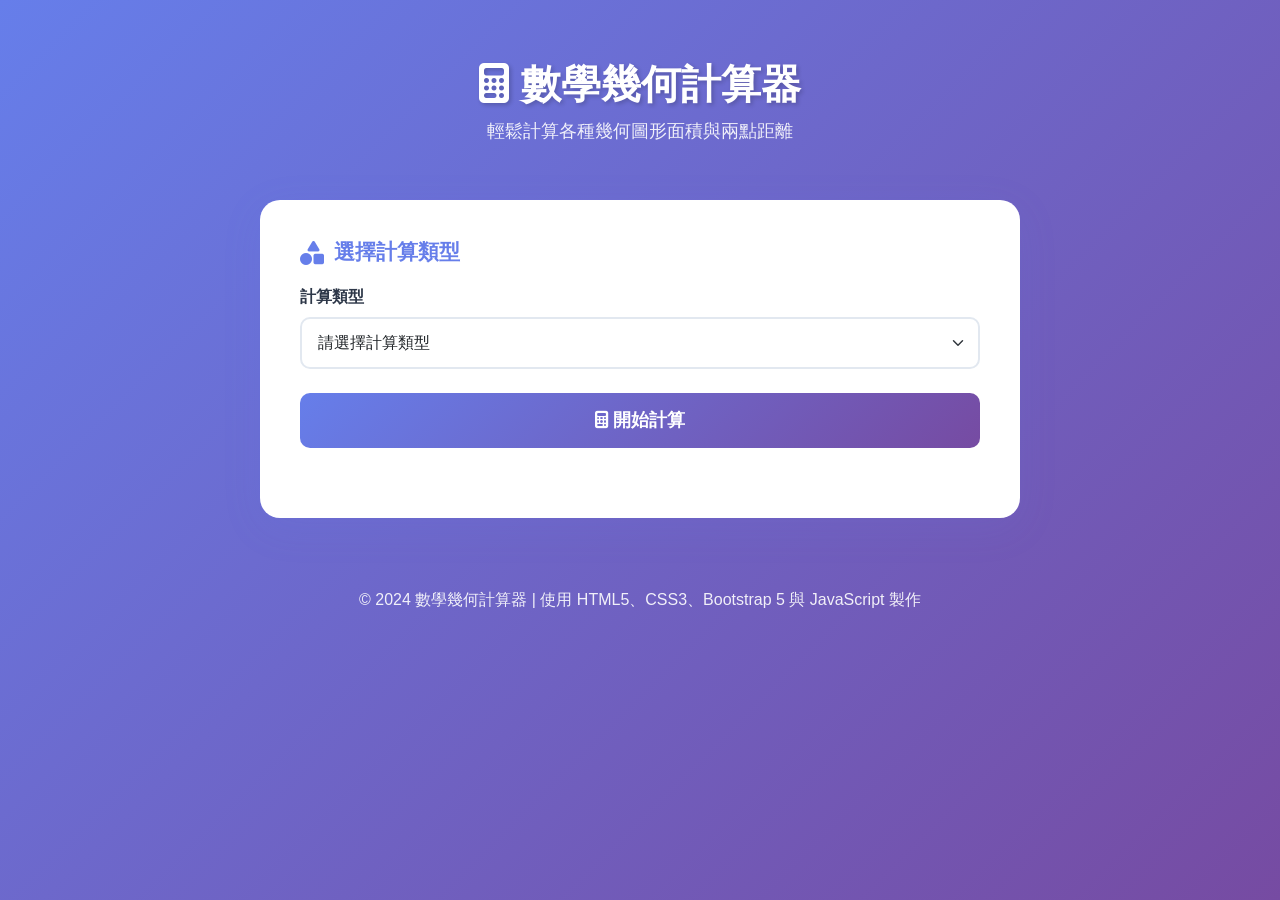
<file: 114_web_midterm_project/index.html>
<!DOCTYPE html>
<html lang="zh-TW">
<head>
    <meta charset="UTF-8">
    <meta name="viewport" content="width=device-width, initial-scale=1.0">
    <title>數學幾何計算器 | 面積與距離計算工具</title>
    <link href="https://cdnjs.cloudflare.com/ajax/libs/bootstrap/5.3.2/css/bootstrap.min.css" rel="stylesheet">
    <link href="https://cdnjs.cloudflare.com/ajax/libs/font-awesome/6.4.0/css/all.min.css" rel="stylesheet">
    <link href="style.css" rel="stylesheet">
</head>
<body>
    <header>
        <h1><i class="fas fa-calculator"></i> 數學幾何計算器</h1>
        <p>輕鬆計算各種幾何圖形面積與兩點距離</p>
    </header>

    <main>
        <article class="calculator-card">
            <section class="form-section">
                <h2 class="section-title">
                    <i class="fas fa-shapes"></i>
                    選擇計算類型
                </h2>
                
                <div class="mb-4">
                    <label for="calculationType" class="form-label">計算類型</label>
                    <select id="calculationType" class="form-select" required>
                        <option value="">請選擇計算類型</option>
                        <option value="equilateral">正三角形面積</option>
                        <option value="triangle">一般三角形面積</option>
                        <option value="rectangle">長方形面積</option>
                        <option value="ellipse">橢圓形面積</option>
                        <option value="polygon">正多邊形面積</option>
                        <option value="distance">兩點距離</option>
                    </select>
                </div>

                <!-- 正三角形輸入 -->
                <div id="equilateralInputs" class="dynamic-inputs">
                    <label for="equilateralSide" class="form-label">邊長</label>
                    <div class="input-group mb-3">
                        <input type="number" class="form-control" id="equilateralSide" 
                               placeholder="請輸入邊長" min="0.01" step="0.01" required>
                        <span class="input-group-text">單位</span>
                    </div>
                    <div class="formula-display">
                        公式: 面積 = (√3 / 4) × 邊長²
                    </div>
                </div>

                <!-- 一般三角形輸入 -->
                <div id="triangleInputs" class="dynamic-inputs">
                    <label for="triangleBase" class="form-label">底邊</label>
                    <div class="input-group mb-3">
                        <input type="number" class="form-control" id="triangleBase" 
                               placeholder="請輸入底邊長度" min="0.01" step="0.01" required>
                        <span class="input-group-text">單位</span>
                    </div>
                    
                    <label for="triangleHeight" class="form-label">高</label>
                    <div class="input-group mb-3">
                        <input type="number" class="form-control" id="triangleHeight" 
                               placeholder="請輸入高度" min="0.01" step="0.01" required>
                        <span class="input-group-text">單位</span>
                    </div>
                    <div class="formula-display">
                        公式: 面積 = (底 × 高) / 2
                    </div>
                </div>

                <!-- 長方形輸入 -->
                <div id="rectangleInputs" class="dynamic-inputs">
                    <label for="rectangleLength" class="form-label">長</label>
                    <div class="input-group mb-3">
                        <input type="number" class="form-control" id="rectangleLength" 
                               placeholder="請輸入長度" min="0.01" step="0.01" required>
                        <span class="input-group-text">單位</span>
                    </div>
                    
                    <label for="rectangleWidth" class="form-label">寬</label>
                    <div class="input-group mb-3">
                        <input type="number" class="form-control" id="rectangleWidth" 
                               placeholder="請輸入寬度" min="0.01" step="0.01" required>
                        <span class="input-group-text">單位</span>
                    </div>
                    <div class="formula-display">
                        公式: 面積 = 長 × 寬
                    </div>
                </div>

                <!-- 橢圓形輸入 -->
                <div id="ellipseInputs" class="dynamic-inputs">
                    <label for="ellipseMajor" class="form-label">長軸半徑 (a)</label>
                    <div class="input-group mb-3">
                        <input type="number" class="form-control" id="ellipseMajor" 
                               placeholder="請輸入長軸半徑" min="0.01" step="0.01" required>
                        <span class="input-group-text">單位</span>
                    </div>
                    
                    <label for="ellipseMinor" class="form-label">短軸半徑 (b)</label>
                    <div class="input-group mb-3">
                        <input type="number" class="form-control" id="ellipseMinor" 
                               placeholder="請輸入短軸半徑" min="0.01" step="0.01" required>
                        <span class="input-group-text">單位</span>
                    </div>
                    <div class="formula-display">
                        公式: 面積 = π × a × b
                    </div>
                </div>

                <!-- 正多邊形輸入 -->
                <div id="polygonInputs" class="dynamic-inputs">
                    <label for="polygonSides" class="form-label">邊數</label>
                    <div class="input-group mb-3">
                        <input type="number" class="form-control" id="polygonSides" 
                               placeholder="請輸入邊數" min="3" step="1" required>
                        <span class="input-group-text">邊</span>
                    </div>
                    
                    <label for="polygonSide" class="form-label">邊長</label>
                    <div class="input-group mb-3">
                        <input type="number" class="form-control" id="polygonSide" 
                               placeholder="請輸入邊長" min="0.01" step="0.01" required>
                        <span class="input-group-text">單位</span>
                    </div>
                    <div class="formula-display">
                        公式: 面積 = (n × s² × cot(π/n)) / 4
                    </div>
                </div>

                <!-- 兩點距離輸入 -->
                <div id="distanceInputs" class="dynamic-inputs">
                    <label class="form-label">第一個點 (x₁, y₁)</label>
                    <div class="row mb-3">
                        <div class="col">
                            <input type="number" class="form-control" id="x1" 
                                   placeholder="x₁" step="0.01" required>
                        </div>
                        <div class="col">
                            <input type="number" class="form-control" id="y1" 
                                   placeholder="y₁" step="0.01" required>
                        </div>
                    </div>
                    
                    <label class="form-label">第二個點 (x₂, y₂)</label>
                    <div class="row mb-3">
                        <div class="col">
                            <input type="number" class="form-control" id="x2" 
                                   placeholder="x₂" step="0.01" required>
                        </div>
                        <div class="col">
                            <input type="number" class="form-control" id="y2" 
                                   placeholder="y₂" step="0.01" required>
                        </div>
                    </div>
                    <div class="formula-display">
                        公式: 距離 = √[(x₂-x₁)² + (y₂-y₁)²]
                    </div>
                </div>

                <div class="error-message" id="errorMessage"></div>

                <button type="button" class="btn-calculate" id="calculateBtn">
                    <i class="fas fa-calculator"></i> 開始計算
                </button>
            </section>

            <aside id="resultCard" class="result-card">
                <h3 class="result-title">
                    <i class="fas fa-check-circle"></i>
                    計算結果
                </h3>
                <div class="result-value" id="resultValue">0</div>
                <div class="result-unit" id="resultUnit"></div>
            </aside>
        </article>
    </main>

    <footer>
        <p>&copy; 2024 數學幾何計算器 | 使用 HTML5、CSS3、Bootstrap 5 與 JavaScript 製作</p>
    </footer>

    <script src="https://cdnjs.cloudflare.com/ajax/libs/bootstrap/5.3.2/js/bootstrap.bundle.min.js"></script>
    <script src="script.js"></script>
</body>
</html>
</file>
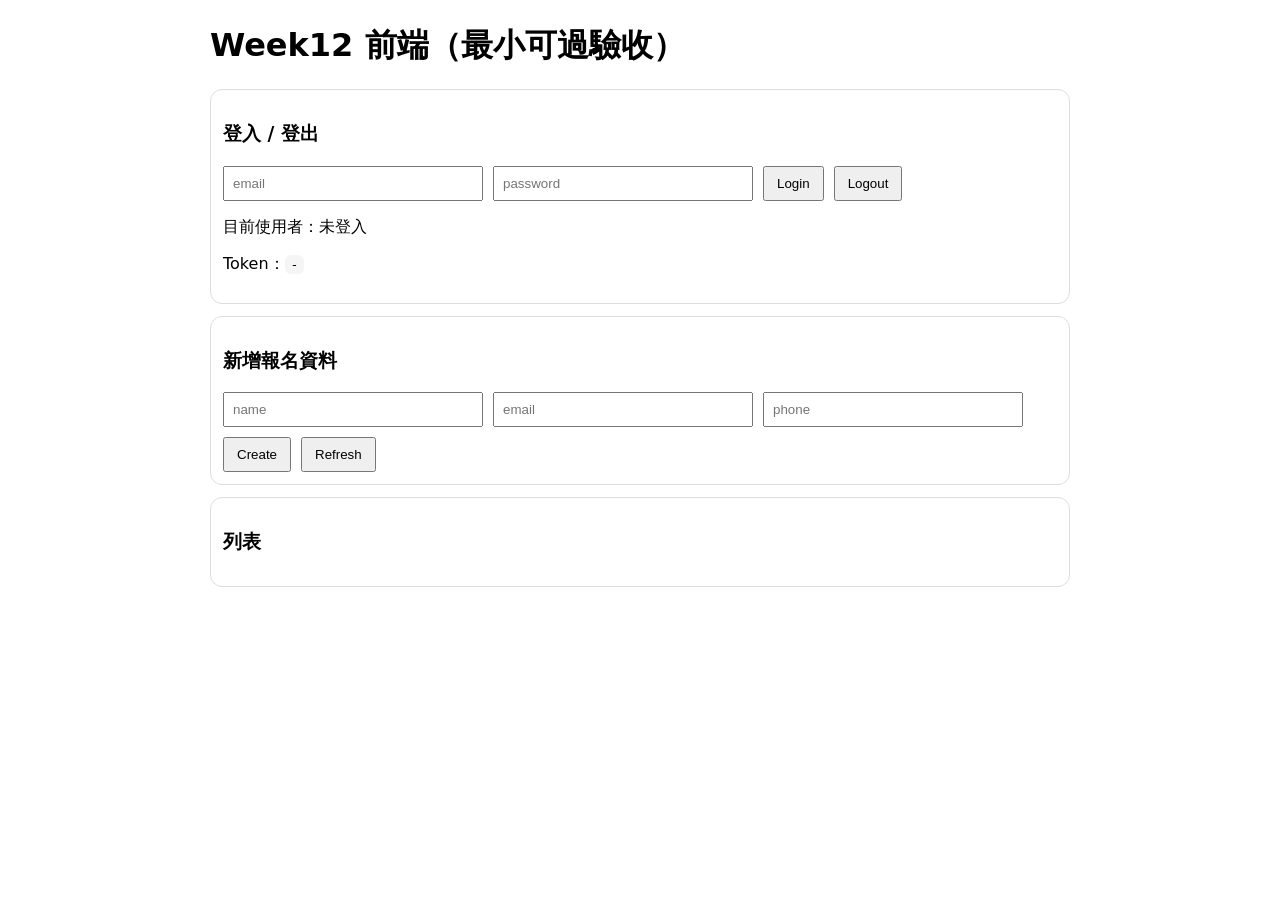
<file: Week12/client/index.html>
<!doctype html>
<html lang="zh-Hant">
<head>
  <meta charset="utf-8" />
  <meta name="viewport" content="width=device-width,initial-scale=1" />
  <title>Week12 Client</title>
  <style>
    body { font-family: system-ui, -apple-system, Segoe UI, Roboto, sans-serif; max-width: 860px; margin: 24px auto; padding: 0 12px; }
    .card { border:1px solid #ddd; border-radius:12px; padding:12px; margin:12px 0; }
    .row { display:flex; gap:10px; flex-wrap:wrap; align-items:center; }
    input { padding:8px; width: 240px; }
    button { padding:8px 12px; cursor:pointer; }
    code { background:#f5f5f5; padding:2px 6px; border-radius:6px; }
    ul { padding-left: 18px; }
    li { margin: 6px 0; }
  </style>
</head>
<body>
  <h1>Week12 前端（最小可過驗收）</h1>

  <div class="card">
    <h3>登入 / 登出</h3>
    <div class="row">
      <input id="loginEmail" placeholder="email" />
      <input id="loginPassword" placeholder="password" type="password" />
      <button id="btnLogin">Login</button>
      <button id="btnLogout">Logout</button>
    </div>
    <p>目前使用者：<span id="me">未登入</span></p>
    <p>Token：<code id="tokenPreview">-</code></p>
  </div>

  <div class="card">
    <h3>新增報名資料</h3>
    <div class="row">
      <input id="name" placeholder="name" />
      <input id="email" placeholder="email" />
      <input id="phone" placeholder="phone" />
      <button id="btnCreate">Create</button>
      <button id="btnRefresh">Refresh</button>
    </div>
  </div>

  <div class="card">
    <h3>列表</h3>
    <ul id="list"></ul>
  </div>

  <script src="./main.js"></script>
</body>
</html>
</file>
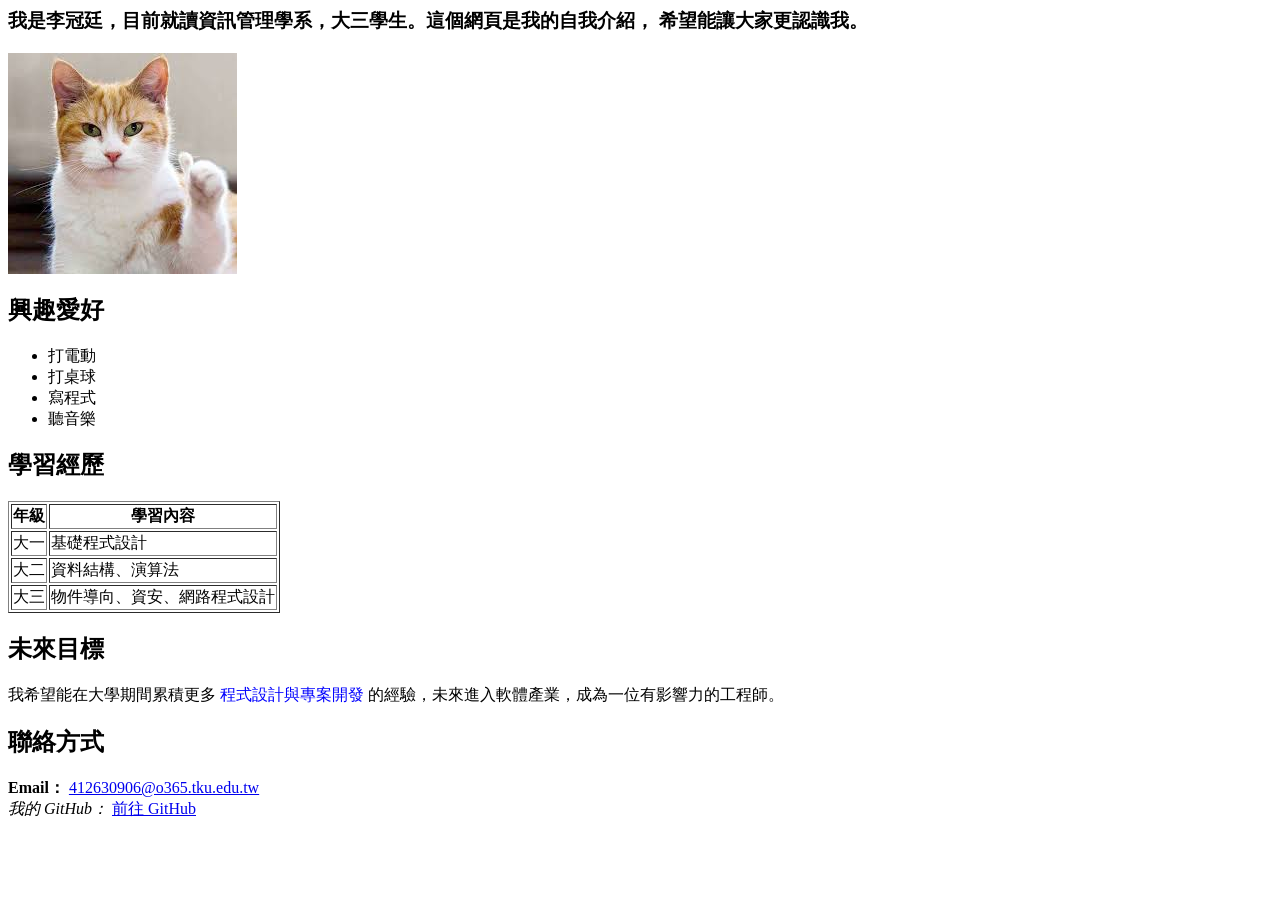
<file: aboutme.html>
<html>
  <head>
    <title>自我介紹</title>
    <meta charset="UTF-8">
    <meta name="viewport" content="width=device-width, initial-scale=1.0">
  </head>
  <body>
    <h3>我是李冠廷，目前就讀資訊管理學系，大三學生。這個網頁是我的自我介紹，
      希望能讓大家更認識我。</h3>

    <img src="images.jpg" alt="範例圖片">
    
    <h2>興趣愛好</h2>
    <ul>
      <li>打電動</li>
      <li>打桌球</li>
      <li>寫程式</li>
      <li>聽音樂</li>
    </ul>
    
    <h2>學習經歷</h2>
    <table border="1">
      <tr>
        <th>年級</th>
        <th>學習內容</th>
      </tr>
      <tr>
        <td>大一</td>
        <td>基礎程式設計</td>
      </tr>
      <tr>
        <td>大二</td>
        <td>資料結構、演算法</td>
      </tr>
      <tr>
        <td>大三</td>
        <td>物件導向、資安、網路程式設計</td>
      </tr>
    </table>

    <div>
      <h2>未來目標</h2>
      <p>
        我希望能在大學期間累積更多
        <span style="color:blue;">程式設計與專案開發</span>
        的經驗，未來進入軟體產業，成為一位有影響力的工程師。
      </p>
    </div>

    <h2>聯絡方式</h2>
    <p>
      <strong>Email：</strong>
      <a href="mailto:412630906@o365.tku.edu.tw">412630906@o365.tku.edu.tw</a><br>
      <em>我的 GitHub：</em>
      <a href="https://github.com/412630906/114_tkuim_web">前往 GitHub</a>
    </p>
  </body>
</html>
</file>
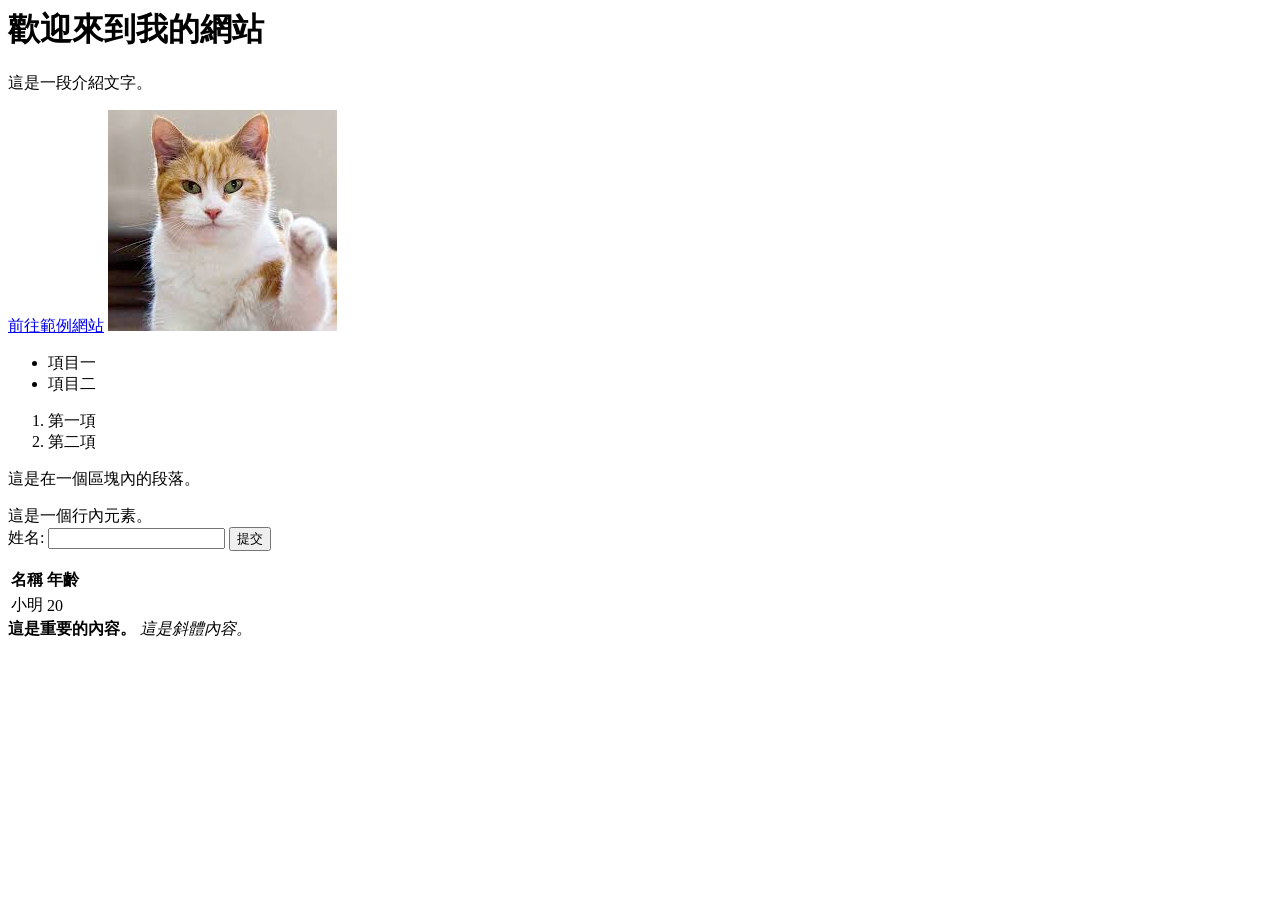
<file: example.html>
<html>
  <head>
    <title>範例頁面</title>
    <meta charset="UTF-8">
    <meta name="viewport" content="width=device-width, initial-scale=1.0">
  </head>
  <body>
    <h1>歡迎來到我的網站</h1>
    <p>這是一段介紹文字。</p>
    <a href="https://www.example.com">前往範例網站</a>
    <img src="images.jpg" alt="範例圖片">
    <ul>
      <li>項目一</li>
      <li>項目二</li>
    </ul>
    <ol>
      <li>第一項</li>
      <li>第二項</li>
    </ol>
    <div>
      <p>這是在一個區塊內的段落。</p>
    </div>
    <span>這是一個行內元素。</span>
    <form action="/submit" method="post">
      <label for="name">姓名:</label>
      <input type="text" id="name" name="name">
      <input type="submit" value="提交">
    </form>
    <table>
      <tr>
        <th>名稱</th>
        <th>年齡</th>
      </tr>
      <tr>
        <td>小明</td>
        <td>20</td>
      </tr>
    </table>
    <strong>這是重要的內容。</strong>
    <em>這是斜體內容。</em>
  </body>
</html>
</file>
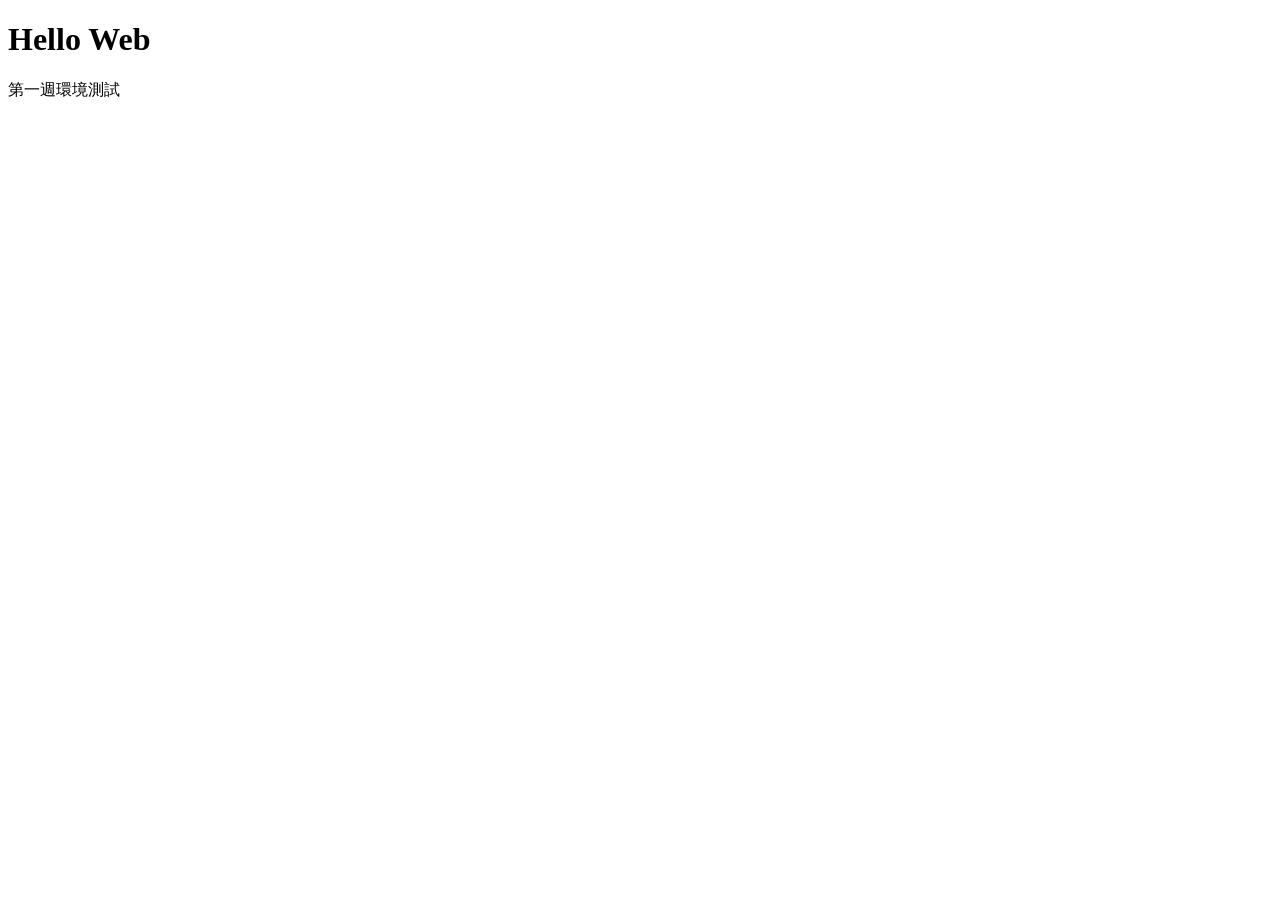
<file: test.html>
<!DOCTYPE html>
<html lang="zh-Hant">
<head>
  <meta charset="UTF-8" />
  <meta name="viewport" content="width=device-width, initial-scale=1.0" />
  <title>Week 1</title>
</head>
<body>
  <h1>Hello Web</h1>
  <p>第一週環境測試</p>
</body>
</html>
</file>
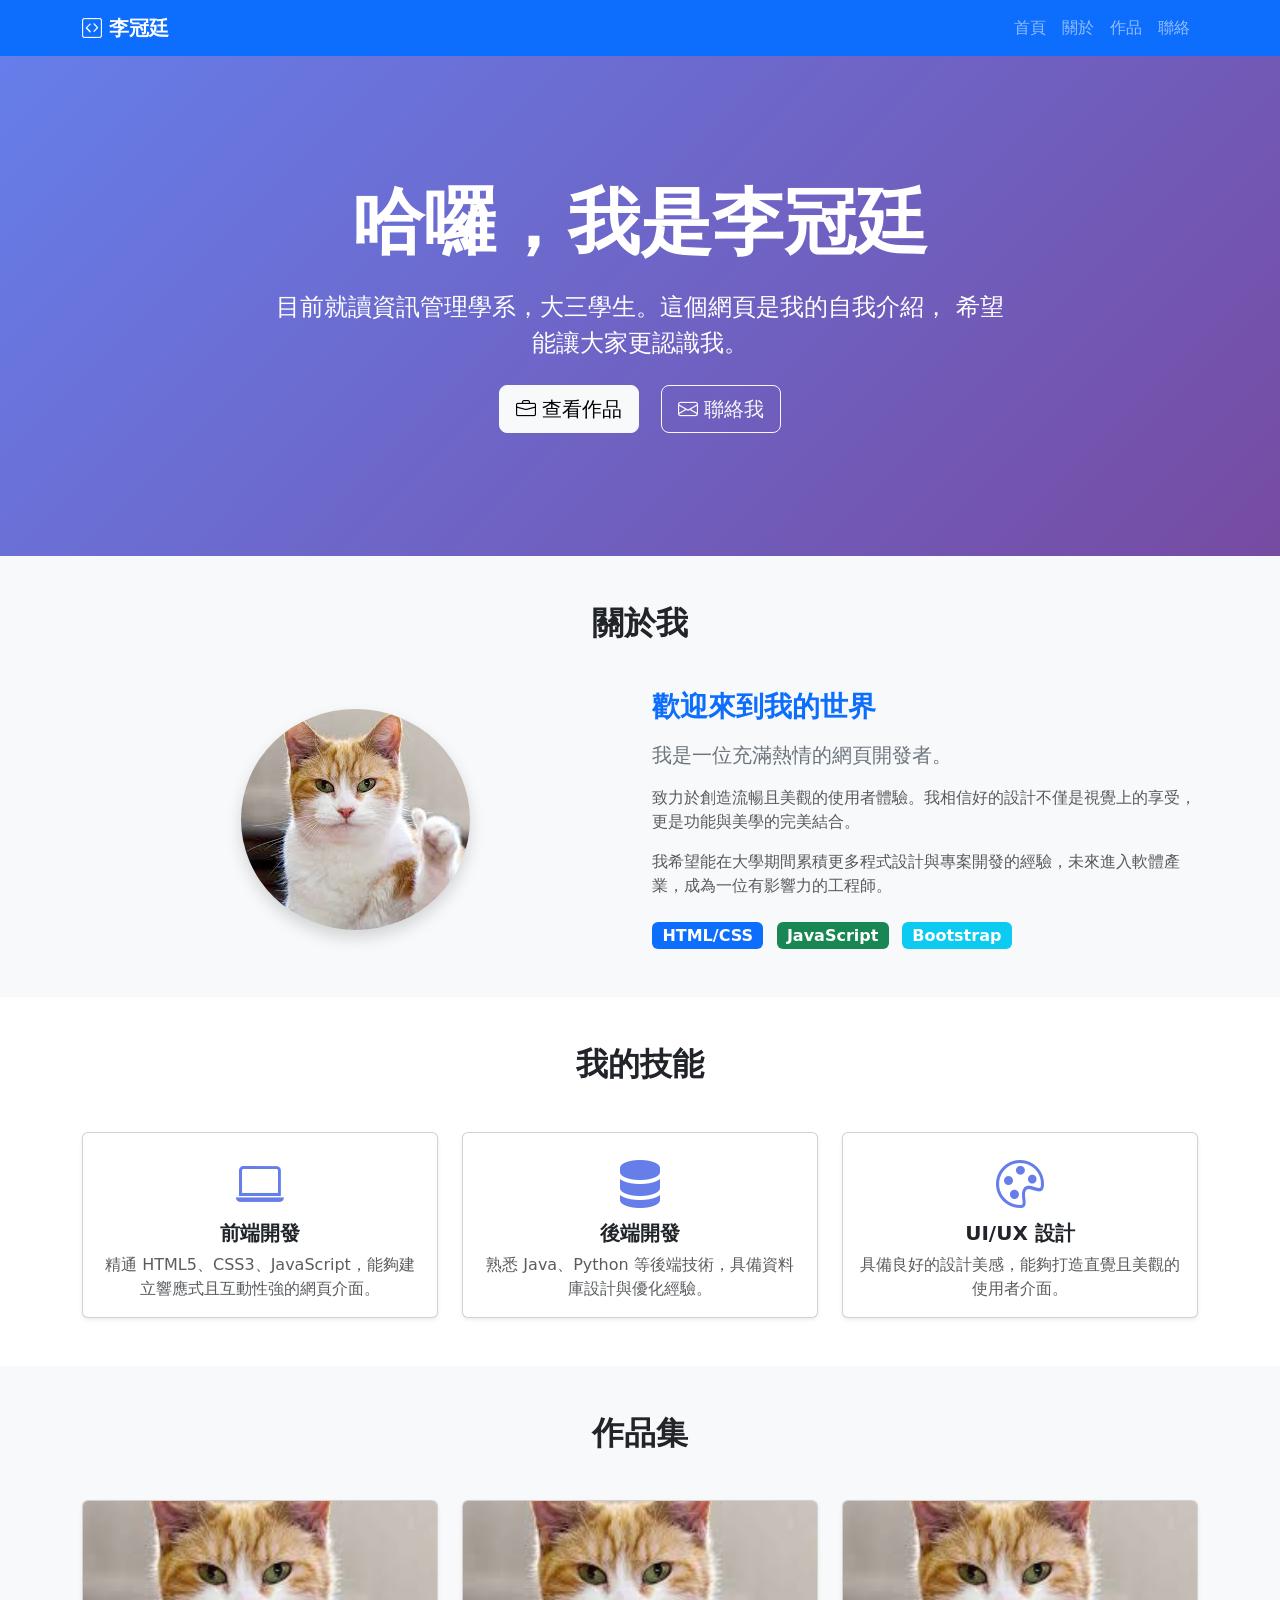
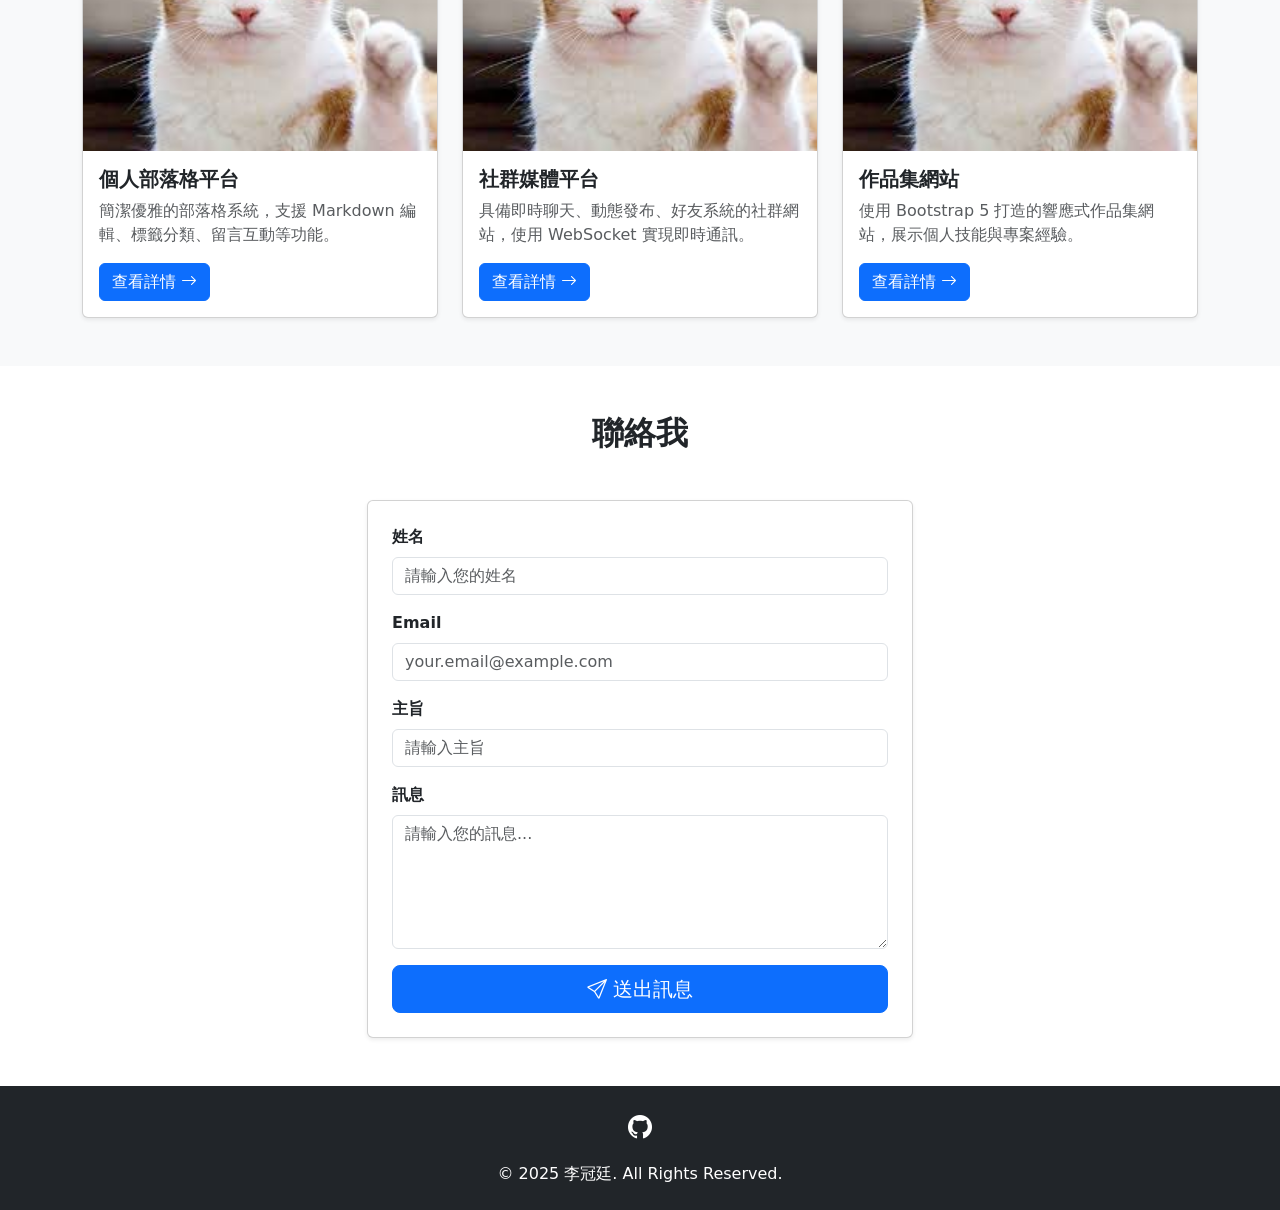
<file: 1013/portfolio.html>
<!DOCTYPE html>
<html lang="zh-Hant">
<head>
  <meta charset="UTF-8">
  <meta name="viewport" content="width=device-width, initial-scale=1.0">
  <title>李冠廷</title>
  
  <!-- Bootstrap CSS -->
  <link href="https://cdn.jsdelivr.net/npm/bootstrap@5.3.0/dist/css/bootstrap.min.css" rel="stylesheet">
  
  <!-- Bootstrap Icons -->
  <link rel="stylesheet" href="https://cdn.jsdelivr.net/npm/bootstrap-icons@1.11.1/font/bootstrap-icons.css">
  
  <!-- 自訂 CSS -->
  <style>
    html {
      scroll-behavior: smooth;
    }
    
    .hero-section {
      background: linear-gradient(135deg, #667eea 0%, #764ba2 100%);
      color: white;
      min-height: 500px;
      display: flex;
      align-items: center;
    }
    
    .skill-icon {
      font-size: 3rem;
      color: #667eea;
    }
    
    .portfolio-img {
      height: 250px;
      object-fit: cover;
    }
    
    .social-icon {
      font-size: 1.5rem;
      margin: 0 10px;
      color: white;
      transition: color 0.3s;
    }
    
    .social-icon:hover {
      color: #667eea;
    }
  </style>
</head>
<body>
  <!-- 1. 導航列 -->
  <nav class="navbar navbar-expand-lg navbar-dark bg-primary sticky-top">
    <div class="container">
      <a class="navbar-brand fw-bold" href="#home">
        <i class="bi bi-code-square"></i> 李冠廷
      </a>
      <button class="navbar-toggler" type="button" data-bs-toggle="collapse" data-bs-target="#navbarNav">
        <span class="navbar-toggler-icon"></span>
      </button>
      <div class="collapse navbar-collapse" id="navbarNav">
        <ul class="navbar-nav ms-auto">
          <li class="nav-item"><a class="nav-link" href="#home">首頁</a></li>
          <li class="nav-item"><a class="nav-link" href="#about">關於</a></li>
          <li class="nav-item"><a class="nav-link" href="#portfolio">作品</a></li>
          <li class="nav-item"><a class="nav-link" href="#contact">聯絡</a></li>
        </ul>
      </div>
    </div>
  </nav>

  <!-- 2. Hero Section -->
  <section id="home" class="hero-section py-5">
    <div class="container">
      <div class="row align-items-center">
        <div class="col-lg-8 mx-auto text-center">
          <h1 class="display-2 fw-bold mb-4">哈囉，我是李冠廷</h1>
          <p class="lead fs-4 mb-4">目前就讀資訊管理學系，大三學生。這個網頁是我的自我介紹，
      希望能讓大家更認識我。</p>
          <div>
            <a href="#portfolio" class="btn btn-light btn-lg me-3">
              <i class="bi bi-briefcase"></i> 查看作品
            </a>
            <a href="#contact" class="btn btn-outline-light btn-lg">
              <i class="bi bi-envelope"></i> 聯絡我
            </a>
          </div>
        </div>
      </div>
    </div>
  </section>

  <!-- 3. 關於我 -->
  <section id="about" class="py-5 bg-light">
    <div class="container">
      <h2 class="text-center mb-5 fw-bold">關於我</h2>
      <div class="row align-items-center">
        <div class="col-md-6 text-center mb-4 mb-md-0">
          <img src="images.jpg" class="img-fluid rounded-circle shadow" alt="個人照片" style="max-width: 300px;">
        </div>
        <div class="col-md-6">
          <h3 class="fw-bold text-primary mb-3">歡迎來到我的世界</h3>
          <p class="fs-5 text-secondary"><p class="fs-5 text-secondary">我是一位充滿熱情的網頁開發者。</p>
          <p class="text-muted">致力於創造流暢且美觀的使用者體驗。我相信好的設計不僅是視覺上的享受，更是功能與美學的完美結合。</p>
          <p class="text-muted">我希望能在大學期間累積更多程式設計與專案開發的經驗，未來進入軟體產業，成為一位有影響力的工程師。</p>
          <div class="mt-4">
            <span class="badge bg-primary me-2 fs-6">HTML/CSS</span>
            <span class="badge bg-success me-2 fs-6">JavaScript</span>
            <span class="badge bg-info me-2 fs-6">Bootstrap</span>
          </div>
        </div>
      </div>
    </div>
  </section>

  <!-- 4. 技能展示 -->
  <section id="skills" class="py-5">
    <div class="container">
      <h2 class="text-center mb-5 fw-bold">我的技能</h2>
      <div class="row g-4">
        <div class="col-md-4">
          <div class="card h-100 text-center shadow-sm">
            <div class="card-body">
              <i class="bi bi-laptop skill-icon mb-3"></i>
              <h5 class="card-title fw-bold">前端開發</h5>
              <p class="card-text text-muted">精通 HTML5、CSS3、JavaScript，能夠建立響應式且互動性強的網頁介面。</p>
            </div>
          </div>
        </div>
        <div class="col-md-4">
          <div class="card h-100 text-center shadow-sm">
            <div class="card-body">
              <i class="bi bi-server skill-icon mb-3"></i>
              <h5 class="card-title fw-bold">後端開發</h5>
              <p class="card-text text-muted">熟悉 Java、Python 等後端技術，具備資料庫設計與優化經驗。</p>
            </div>
          </div>
        </div>
        <div class="col-md-4">
          <div class="card h-100 text-center shadow-sm">
            <div class="card-body">
              <i class="bi bi-palette skill-icon mb-3"></i>
              <h5 class="card-title fw-bold">UI/UX 設計</h5>
              <p class="card-text text-muted">具備良好的設計美感，能夠打造直覺且美觀的使用者介面。</p>
            </div>
          </div>
        </div>
      </div>
    </div>
  </section>

  <!-- 5. 作品集 -->
  <section id="portfolio" class="py-5 bg-light">
    <div class="container">
      <h2 class="text-center mb-5 fw-bold">作品集</h2>
      <div class="row g-4">
        <div class="col-lg-4 col-md-6">
          <div class="card h-100 shadow-sm">
            <img src="images.jpg" class="card-img-top portfolio-img" alt="部落格">
            <div class="card-body">
              <h5 class="card-title fw-bold">個人部落格平台</h5>
              <p class="card-text text-muted">簡潔優雅的部落格系統，支援 Markdown 編輯、標籤分類、留言互動等功能。</p>
              <a href="#" class="btn btn-primary">查看詳情 <i class="bi bi-arrow-right"></i></a>
            </div>
          </div>
        </div>
        <div class="col-lg-4 col-md-6">
          <div class="card h-100 shadow-sm">
            <img src="images.jpg" class="card-img-top portfolio-img" alt="社群平台">
            <div class="card-body">
              <h5 class="card-title fw-bold">社群媒體平台</h5>
              <p class="card-text text-muted">具備即時聊天、動態發布、好友系統的社群網站，使用 WebSocket 實現即時通訊。</p>
              <a href="#" class="btn btn-primary">查看詳情 <i class="bi bi-arrow-right"></i></a>
            </div>
          </div>
        </div>
        <div class="col-lg-4 col-md-6">
          <div class="card h-100 shadow-sm">
            <img src="images.jpg" class="card-img-top portfolio-img" alt="作品集網站">
            <div class="card-body">
              <h5 class="card-title fw-bold">作品集網站</h5>
              <p class="card-text text-muted">使用 Bootstrap 5 打造的響應式作品集網站，展示個人技能與專案經驗。</p>
              <a href="#" class="btn btn-primary">查看詳情 <i class="bi bi-arrow-right"></i></a>
            </div>
          </div>
        </div>
      </div>
    </div>
  </section>

  <!-- 6. 聯絡表單 -->
  <section id="contact" class="py-5">
    <div class="container">
      <h2 class="text-center mb-5 fw-bold">聯絡我</h2>
      <div class="row justify-content-center">
        <div class="col-md-8 col-lg-6">
          <div class="card shadow-sm">
            <div class="card-body p-4">
              <form>
                <div class="mb-3">
                  <label for="name" class="form-label fw-bold">姓名</label>
                  <input type="text" class="form-control" id="name" placeholder="請輸入您的姓名" required>
                </div>
                <div class="mb-3">
                  <label for="email" class="form-label fw-bold">Email</label>
                  <input type="email" class="form-control" id="email" placeholder="your.email@example.com" required>
                </div>
                <div class="mb-3">
                  <label for="subject" class="form-label fw-bold">主旨</label>
                  <input type="text" class="form-control" id="subject" placeholder="請輸入主旨" required>
                </div>
                <div class="mb-3">
                  <label for="message" class="form-label fw-bold">訊息</label>
                  <textarea class="form-control" id="message" rows="5" placeholder="請輸入您的訊息..." required></textarea>
                </div>
                <div class="d-grid">
                  <button type="submit" class="btn btn-primary btn-lg">
                    <i class="bi bi-send"></i> 送出訊息
                  </button>
                </div>
              </form>
            </div>
          </div>
        </div>
      </div>
    </div>
  </section>

  <!-- 7. Footer -->
  <footer class="bg-dark text-white text-center py-4">
    <div class="container">
      <div class="mb-3">
        <a href="https://github.com/412630906/114_tkuim_web" class="social-icon" target="_blank">
          <i class="bi bi-github"></i>
        </a>
      </div>
      <p class="mb-0">&copy; 2025 李冠廷. All Rights Reserved.</p>
    </div>
  </footer>

  <!-- Bootstrap JavaScript -->
  <script src="https://cdn.jsdelivr.net/npm/bootstrap@5.3.0/dist/js/bootstrap.bundle.min.js"></script>
</body>
</html>
</file>
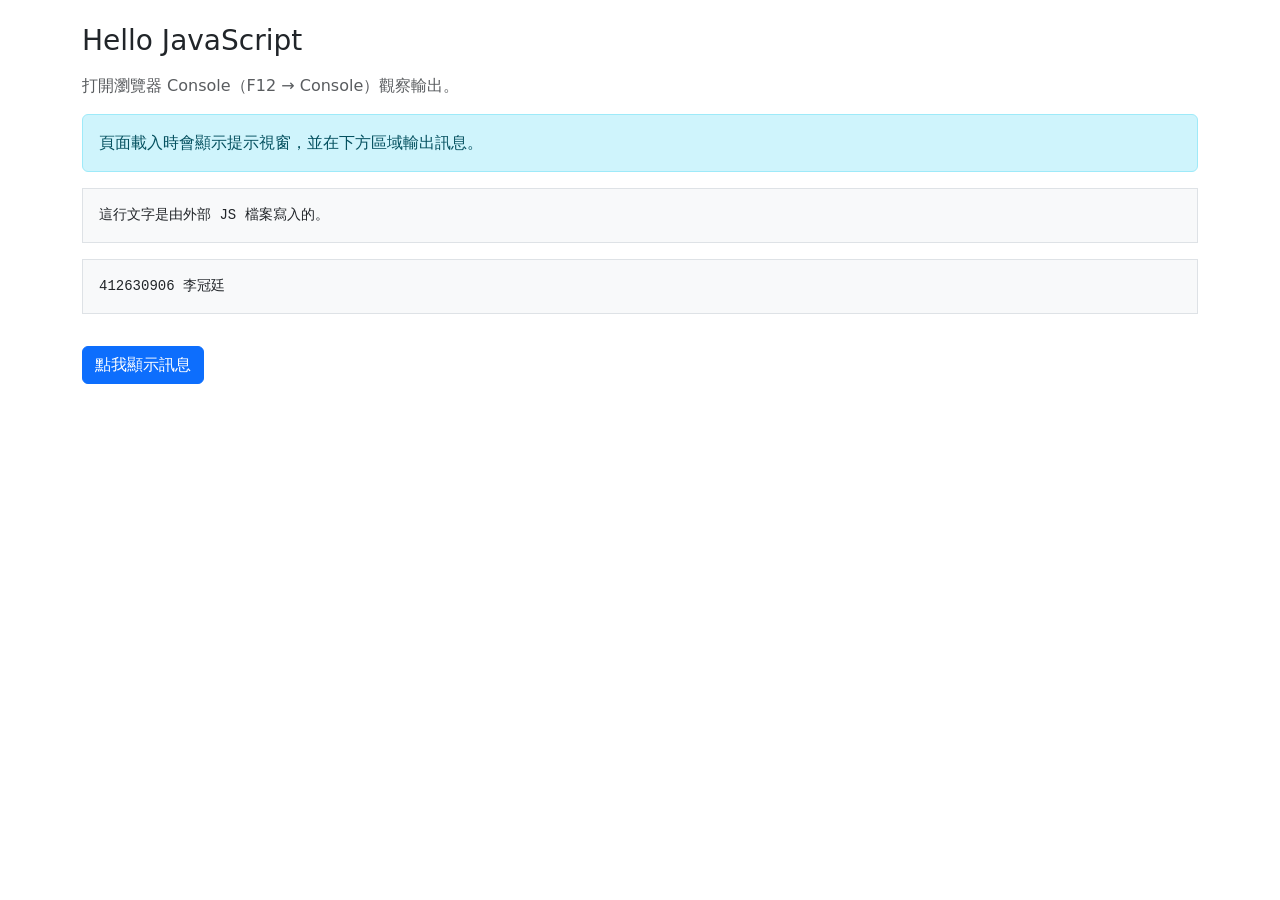
<file: 1020/example1_hello.html>
<!DOCTYPE html>
<html lang="zh-Hant">
<head>
  <meta charset="UTF-8">
  <meta name="viewport" content="width=device-width, initial-scale=1.0">
  <title>Hello JavaScript</title>
  <link href="https://cdn.jsdelivr.net/npm/bootstrap@5.3.0/dist/css/bootstrap.min.css" rel="stylesheet">
  <meta name="description" content="Week06 - Hello JavaScript">
  <meta http-equiv="X-UA-Compatible" content="IE=edge">
  <meta name="robots" content="noindex">
  <meta name="author" content="">
  <meta charset="UTF-8">
  <meta name="viewport" content="width=device-width, initial-scale=1">
  <meta name="format-detection" content="telephone=no">
  <meta name="theme-color" content="#ffffff">
  <meta name="apple-mobile-web-app-capable" content="yes">
  <meta name="apple-mobile-web-app-status-bar-style" content="black-translucent">
  <meta name="apple-mobile-web-app-title" content="Hello JS">
  <meta name="mobile-web-app-capable" content="yes">
</head>
<body class="p-4">
  <div class="container">
    <h3 class="mb-3">Hello JavaScript</h3>
    <p class="text-muted">打開瀏覽器 Console（F12 → Console）觀察輸出。</p>
    <div class="alert alert-info">頁面載入時會顯示提示視窗，並在下方區域輸出訊息。</div>
    <pre id="result" class="bg-light p-3 border"></pre>
    <pre id="id" class="bg-light p-3 border"></pre>
    <button id="myButton" class="btn btn-primary mt-3">點我顯示訊息</button>
  </div>
  <script src="https://cdn.jsdelivr.net/npm/bootstrap@5.3.0/dist/js/bootstrap.bundle.min.js"></script>
  <script src="example1_script.js"></script>
  
</body>
</html>
</file>
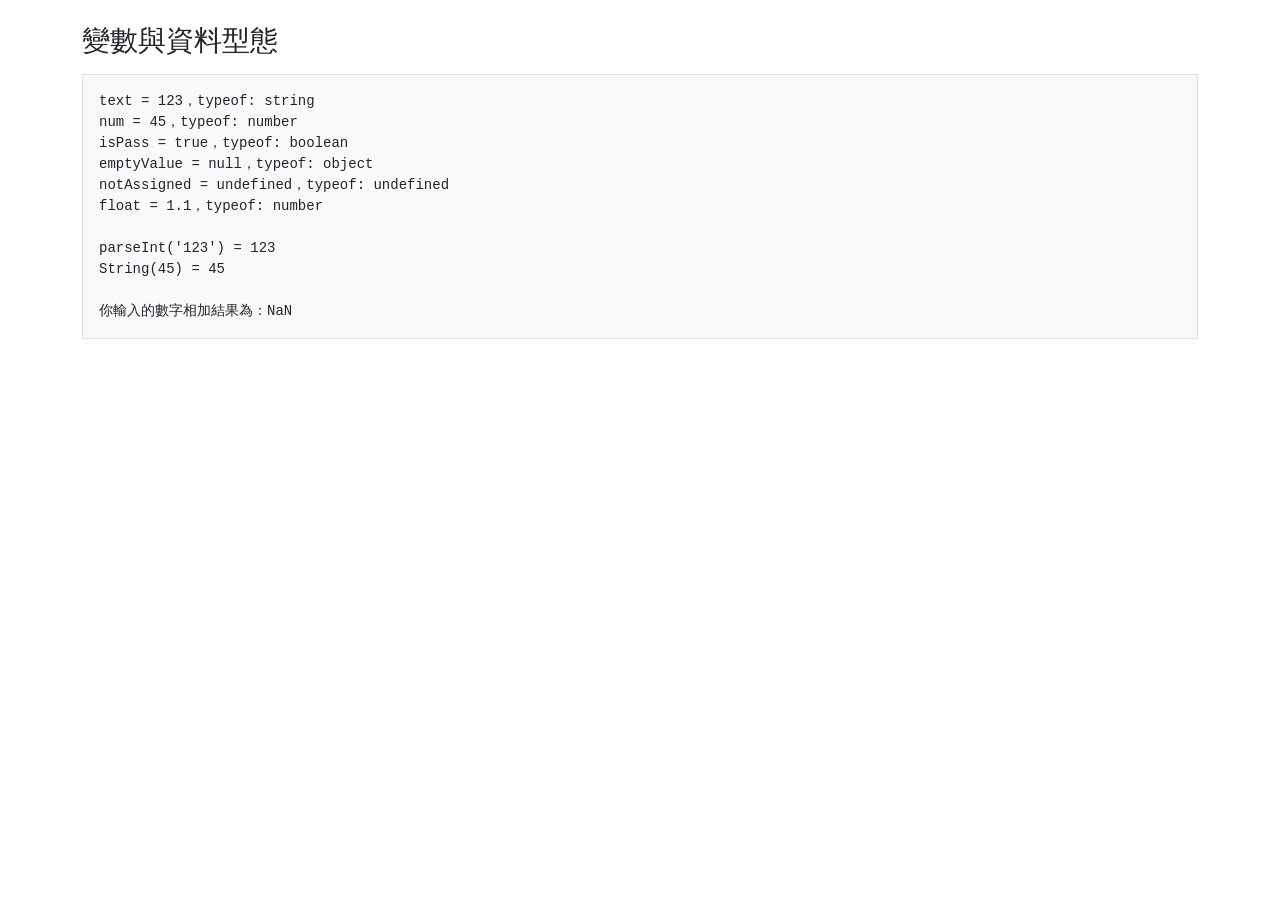
<file: 1020/example2_variables.html>
<!DOCTYPE html>
<html lang="zh-Hant">
<head>
  <meta charset="UTF-8">
  <title>變數與資料型態</title>
  <link href="https://cdn.jsdelivr.net/npm/bootstrap@5.3.0/dist/css/bootstrap.min.css" rel="stylesheet">
</head>
<body class="p-4">
  <div class="container">
    <h3 class="mb-3">變數與資料型態</h3>
    <pre id="result" class="bg-light p-3 border"></pre>
  </div>
  <script src="https://cdn.jsdelivr.net/npm/bootstrap@5.3.0/dist/js/bootstrap.bundle.min.js"></script>
  <script src="example2_script.js"></script>
</body>
<!-- 範例重點：僅使用外部 JS，引入於 body 結尾 -->
</html>
</file>
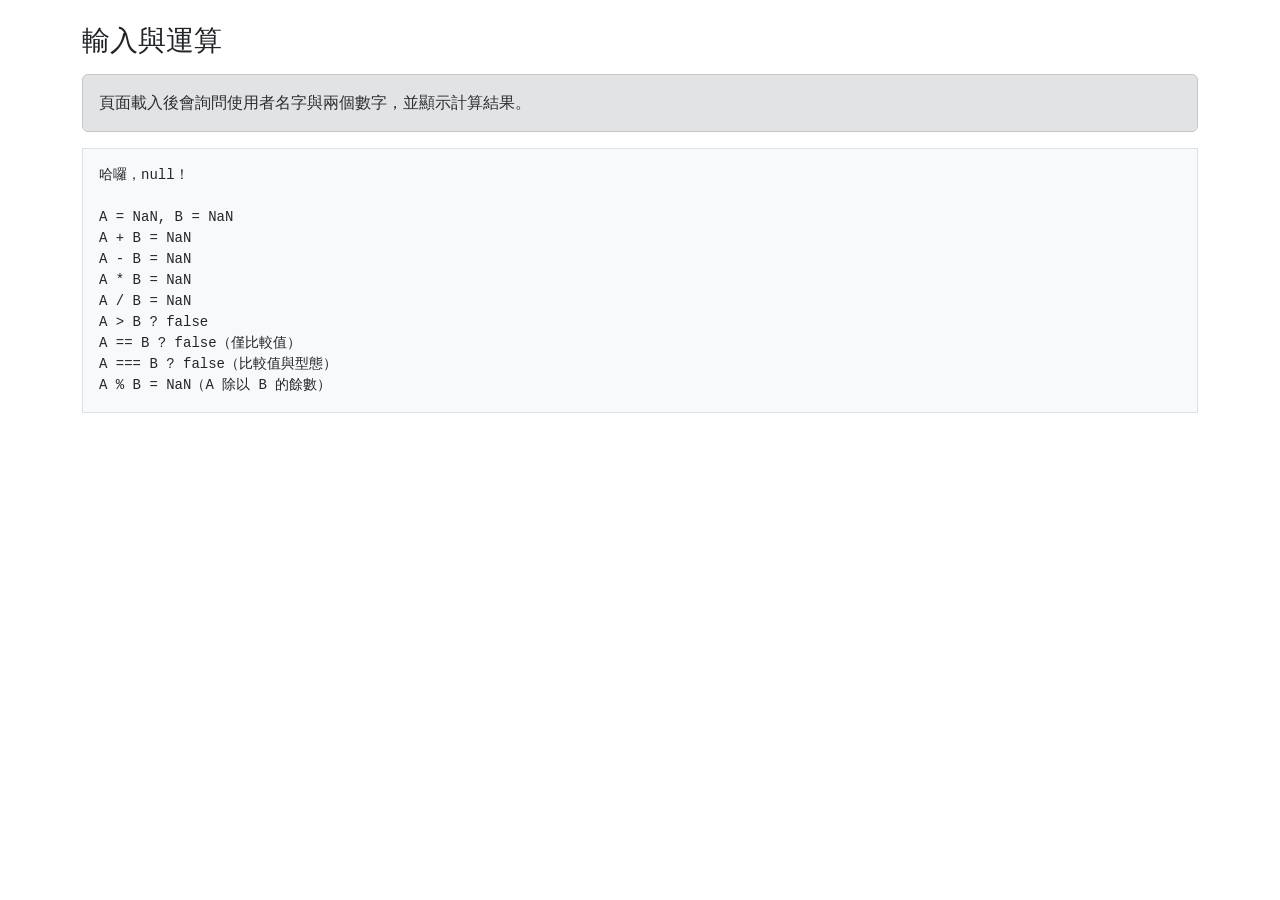
<file: 1020/example3_operators.html>
<!DOCTYPE html>
<html lang="zh-Hant">
<head>
  <meta charset="UTF-8">
  <title>輸入與運算</title>
  <link href="https://cdn.jsdelivr.net/npm/bootstrap@5.3.0/dist/css/bootstrap.min.css" rel="stylesheet">
</head>
<body class="p-4">
  <div class="container">
    <h3 class="mb-3">輸入與運算</h3>
    <div class="alert alert-secondary">頁面載入後會詢問使用者名字與兩個數字，並顯示計算結果。</div>
    <pre id="result" class="bg-light p-3 border"></pre>
  </div>
  <script src="https://cdn.jsdelivr.net/npm/bootstrap@5.3.0/dist/js/bootstrap.bundle.min.js"></script>
  <script src="example3_script.js"></script>
</body>
</html>
</file>
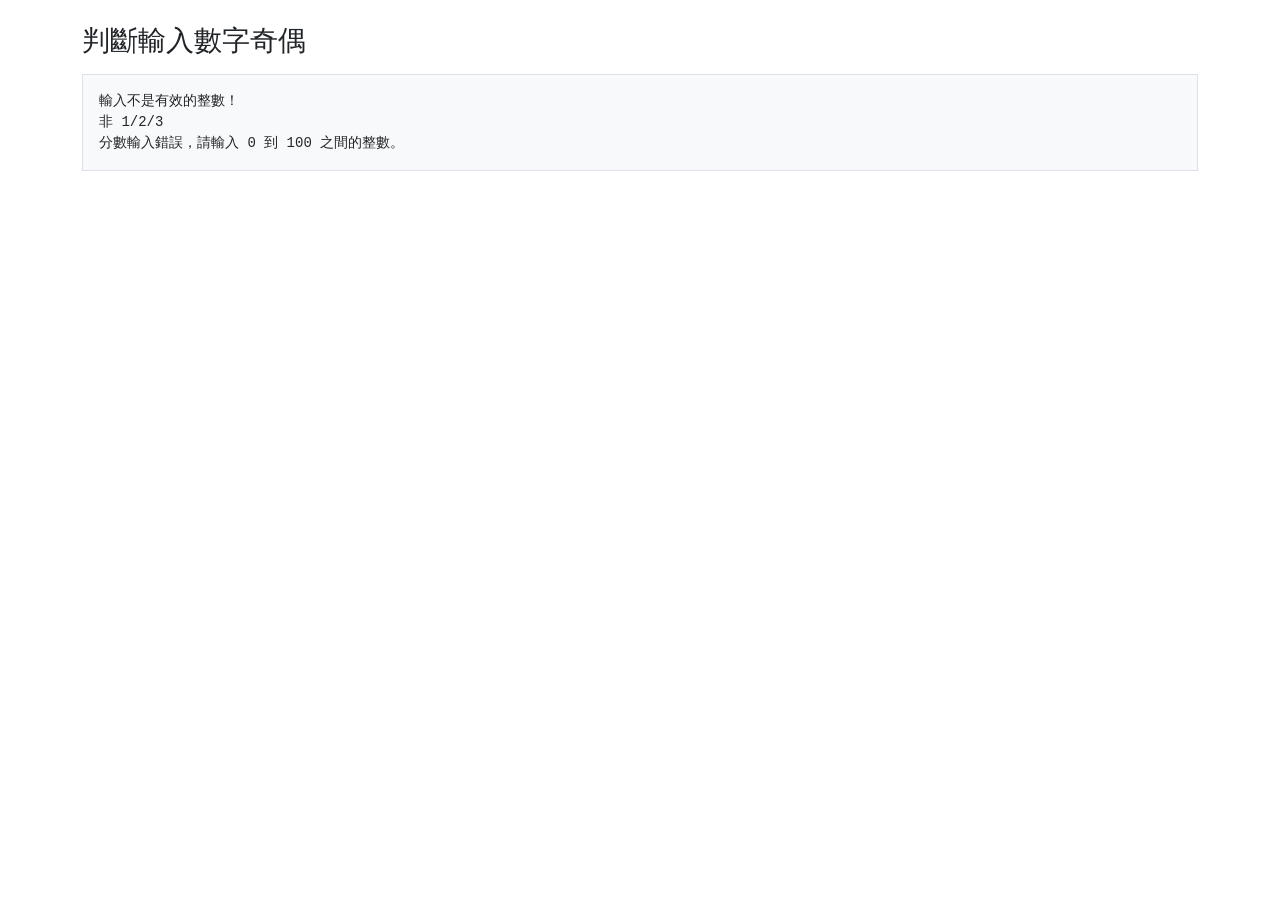
<file: 1020/example4_if_condition.html>
<!DOCTYPE html>
<html lang="zh-Hant">
<head>
  <meta charset="UTF-8">
  <title>奇偶判斷</title>
  <link href="https://cdn.jsdelivr.net/npm/bootstrap@5.3.0/dist/css/bootstrap.min.css" rel="stylesheet">
</head>
<body class="p-4">
  <div class="container">
    <h3 class="mb-3">判斷輸入數字奇偶</h3>
    <pre id="result" class="bg-light p-3 border"></pre>
  </div>
  <script src="https://cdn.jsdelivr.net/npm/bootstrap@5.3.0/dist/js/bootstrap.bundle.min.js"></script>
  <script src="example4_script.js"></script>
</body>
</html>
</file>
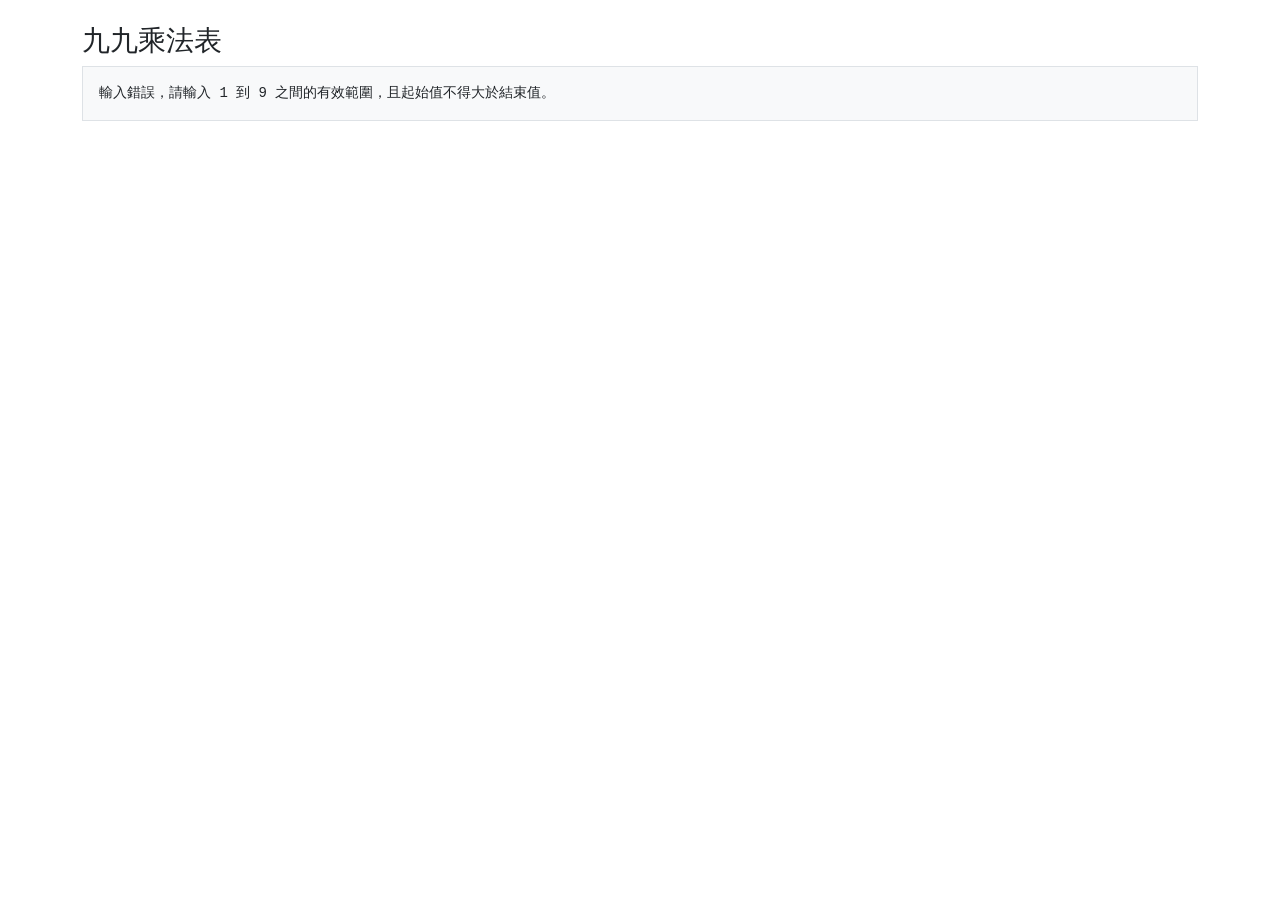
<file: 1020/example5_loop.html>
<!DOCTYPE html>
<html lang="zh-Hant">
<head>
  <meta charset="UTF-8">
  <title>九九乘法表</title>
  <link href="https://cdn.jsdelivr.net/npm/bootstrap@5.3.0/dist/css/bootstrap.min.css" rel="stylesheet">
  
</head>
<body class="p-4">
  <div class="container">
    <h3>九九乘法表</h3>
    <pre id="result" class="bg-light p-3 border"></pre>
  </div>
  <script src="https://cdn.jsdelivr.net/npm/bootstrap@5.3.0/dist/js/bootstrap.bundle.min.js"></script>
  <script src="example5_script.js"></script>
</body>
</html>
</file>
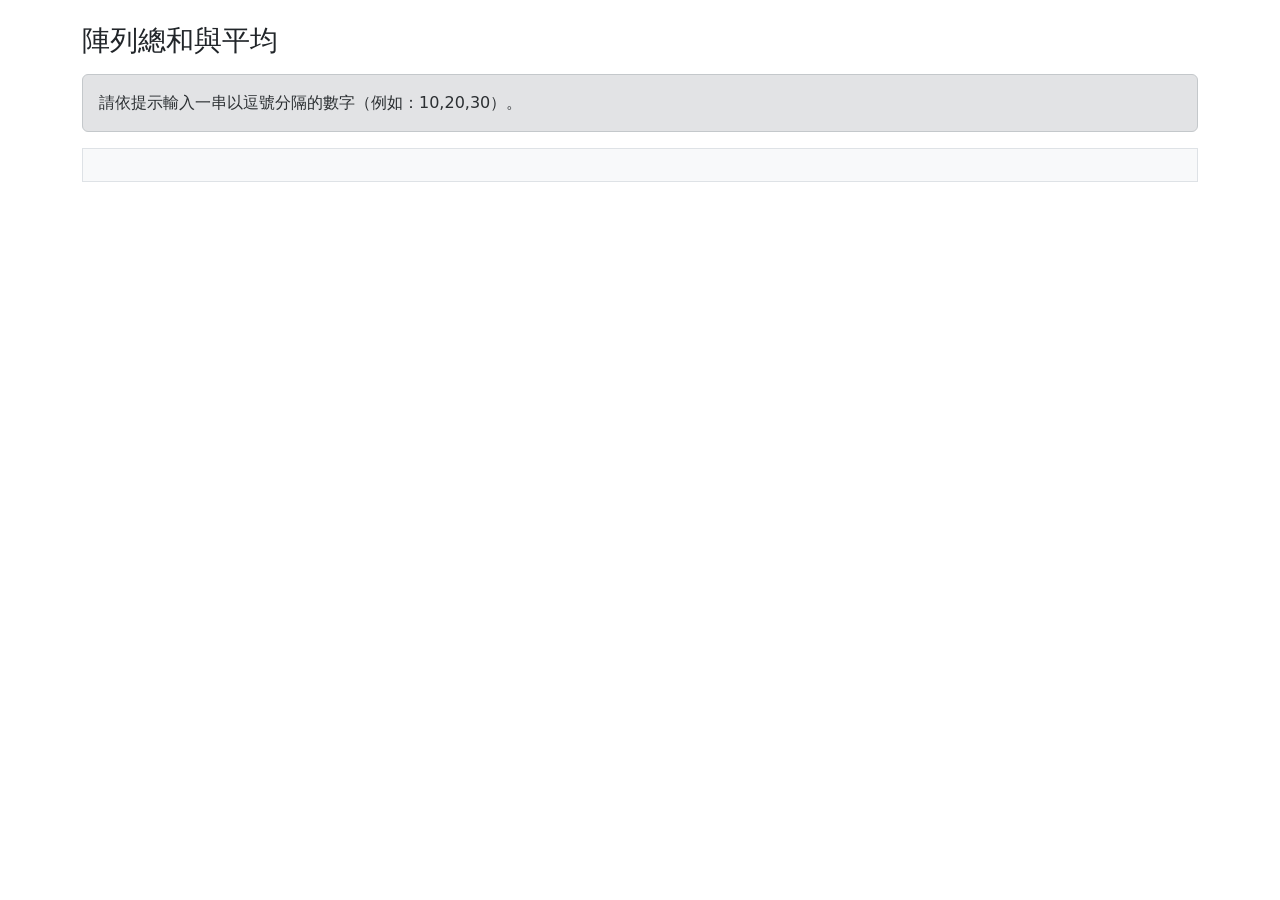
<file: 1020/example6_array.html>
<!DOCTYPE html>
<html lang="zh-Hant">
<head>
  <meta charset="UTF-8">
  <title>陣列總和與平均</title>
  <link href="https://cdn.jsdelivr.net/npm/bootstrap@5.3.0/dist/css/bootstrap.min.css" rel="stylesheet">
</head>
<body class="p-4">
  <div class="container">
    <h3 class="mb-3">陣列總和與平均</h3>
    <div class="alert alert-secondary">請依提示輸入一串以逗號分隔的數字（例如：10,20,30）。</div>
    <pre id="result" class="bg-light p-3 border"></pre>
  </div>
  <script src="https://cdn.jsdelivr.net/npm/bootstrap@5.3.0/dist/js/bootstrap.bundle.min.js"></script>
  <script src="example6_script.js"></script>
</body>
</html>
</file>
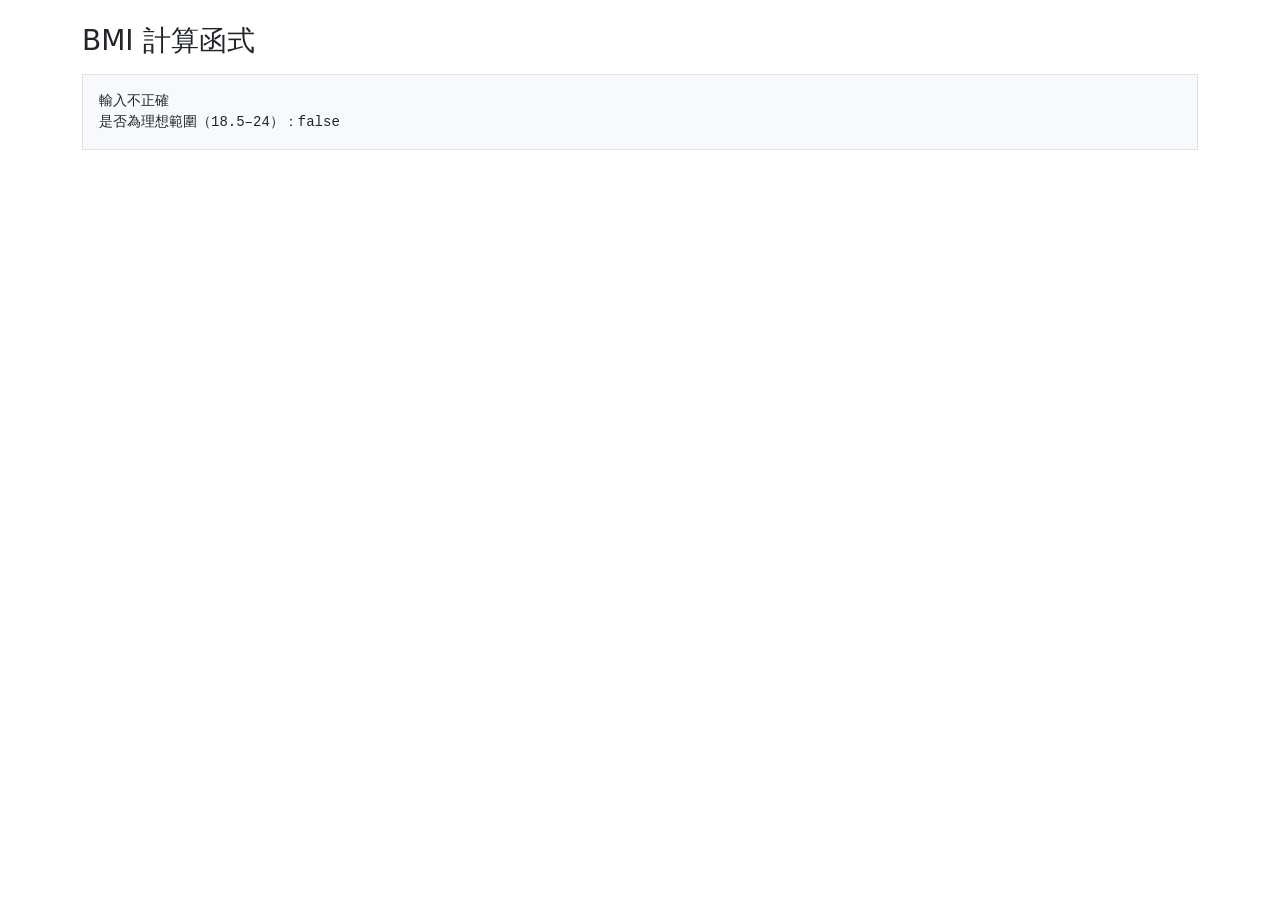
<file: 1020/example7_function.html>
<!DOCTYPE html>
<html lang="zh-Hant">
<head>
  <meta charset="UTF-8">
  <title>BMI 計算函式</title>
  <link href="https://cdn.jsdelivr.net/npm/bootstrap@5.3.0/dist/css/bootstrap.min.css" rel="stylesheet">
</head>
<body class="p-4">
  <div class="container">
    <h3 class="mb-3">BMI 計算函式</h3>
    <pre id="result" class="bg-light p-3 border"></pre>
  </div>
  <script src="https://cdn.jsdelivr.net/npm/bootstrap@5.3.0/dist/js/bootstrap.bundle.min.js"></script>
  <script src="example7_script.js"></script>
</body>
</html>
</file>
<file: 114_web_midterm_project/style.css>
/* CSS 變數定義 */
:root {
    --primary-color: #667eea;
    --secondary-color: #764ba2;
    --success-color: #48bb78;
    --danger-color: #f56565;
    --light-bg: #f7fafc;
    --card-shadow: 0 10px 40px rgba(102, 126, 234, 0.1);
}

/* 全域樣式 */
* {
    margin: 0;
    padding: 0;
    box-sizing: border-box;
}

body {
    font-family: 'Segoe UI', Tahoma, Geneva, Verdana, sans-serif;
    background: linear-gradient(135deg, #667eea 0%, #764ba2 100%);
    min-height: 100vh;
    padding: 20px 0;
}

/* 標題區塊 */
header {
    text-align: center;
    color: white;
    padding: 40px 20px;
    animation: fadeInDown 0.8s ease;
}

header h1 {
    font-size: 2.5rem;
    font-weight: 700;
    margin-bottom: 10px;
    text-shadow: 2px 2px 4px rgba(0,0,0,0.2);
}

header p {
    font-size: 1.1rem;
    opacity: 0.9;
}

/* 主要內容區 */
main {
    max-width: 800px;
    margin: 0 auto;
    padding: 0 20px;
}

/* 計算器卡片 */
.calculator-card {
    background: white;
    border-radius: 20px;
    padding: 40px;
    box-shadow: var(--card-shadow);
    animation: fadeInUp 0.8s ease;
    margin-bottom: 30px;
}

/* 表單區塊 */
.form-section {
    margin-bottom: 30px;
}

.section-title {
    color: var(--primary-color);
    font-size: 1.3rem;
    font-weight: 600;
    margin-bottom: 20px;
    display: flex;
    align-items: center;
    gap: 10px;
}

.section-title i {
    font-size: 1.5rem;
}

/* 表單元素樣式 */
.form-label {
    font-weight: 600;
    color: #2d3748;
    margin-bottom: 8px;
}

.form-select, .form-control {
    border: 2px solid #e2e8f0;
    border-radius: 10px;
    padding: 12px 16px;
    font-size: 1rem;
    transition: all 0.3s ease;
}

.form-select:focus, .form-control:focus {
    border-color: var(--primary-color);
    box-shadow: 0 0 0 3px rgba(102, 126, 234, 0.1);
}

.input-group-text {
    background: var(--light-bg);
    border: 2px solid #e2e8f0;
    border-radius: 10px;
    font-weight: 600;
    color: #4a5568;
}

/* 計算按鈕 */
.btn-calculate {
    background: linear-gradient(135deg, var(--primary-color) 0%, var(--secondary-color) 100%);
    color: white;
    border: none;
    padding: 14px 40px;
    border-radius: 10px;
    font-size: 1.1rem;
    font-weight: 600;
    width: 100%;
    transition: all 0.3s ease;
    cursor: pointer;
}

.btn-calculate:hover {
    transform: translateY(-2px);
    box-shadow: 0 10px 25px rgba(102, 126, 234, 0.3);
}

.btn-calculate:active {
    transform: translateY(0);
}

/* 結果卡片 */
.result-card {
    background: linear-gradient(135deg, #48bb78 0%, #38a169 100%);
    color: white;
    padding: 30px;
    border-radius: 15px;
    margin-top: 30px;
    display: none;
    animation: slideIn 0.5s ease;
}

.result-card.show {
    display: block;
}

.result-title {
    font-size: 1.2rem;
    font-weight: 600;
    margin-bottom: 15px;
    display: flex;
    align-items: center;
    gap: 10px;
}

.result-value {
    font-size: 2.5rem;
    font-weight: 700;
    margin: 10px 0;
}

.result-unit {
    font-size: 1rem;
    opacity: 0.9;
}

/* 錯誤訊息 */
.error-message {
    background: #fed7d7;
    color: #c53030;
    padding: 12px 16px;
    border-radius: 10px;
    margin-top: 10px;
    display: none;
    font-weight: 500;
}

.error-message.show {
    display: block;
    animation: shake 0.5s ease;
}

/* 動態輸入區塊 */
.dynamic-inputs {
    display: none;
    animation: fadeIn 0.5s ease;
}

.dynamic-inputs.show {
    display: block;
}

/* 公式顯示 */
.formula-display {
    background: var(--light-bg);
    padding: 15px;
    border-radius: 10px;
    margin-top: 15px;
    font-family: 'Courier New', monospace;
    color: #2d3748;
    border-left: 4px solid var(--primary-color);
}

/* 頁尾 */
footer {
    text-align: center;
    color: white;
    padding: 30px 20px;
    margin-top: 40px;
    opacity: 0.9;
}

/* 動畫效果 */
@keyframes fadeInDown {
    from {
        opacity: 0;
        transform: translateY(-30px);
    }
    to {
        opacity: 1;
        transform: translateY(0);
    }
}

@keyframes fadeInUp {
    from {
        opacity: 0;
        transform: translateY(30px);
    }
    to {
        opacity: 1;
        transform: translateY(0);
    }
}

@keyframes fadeIn {
    from { 
        opacity: 0; 
    }
    to { 
        opacity: 1; 
    }
}

@keyframes slideIn {
    from {
        opacity: 0;
        transform: translateX(-20px);
    }
    to {
        opacity: 1;
        transform: translateX(0);
    }
}

@keyframes shake {
    0%, 100% { 
        transform: translateX(0); 
    }
    25% { 
        transform: translateX(-10px); 
    }
    75% { 
        transform: translateX(10px); 
    }
}

/* 響應式設計 - 手機版 */
@media (max-width: 768px) {
    header h1 {
        font-size: 2rem;
    }
    
    .calculator-card {
        padding: 25px;
    }
    
    .result-value {
        font-size: 2rem;
    }
}
</file>
